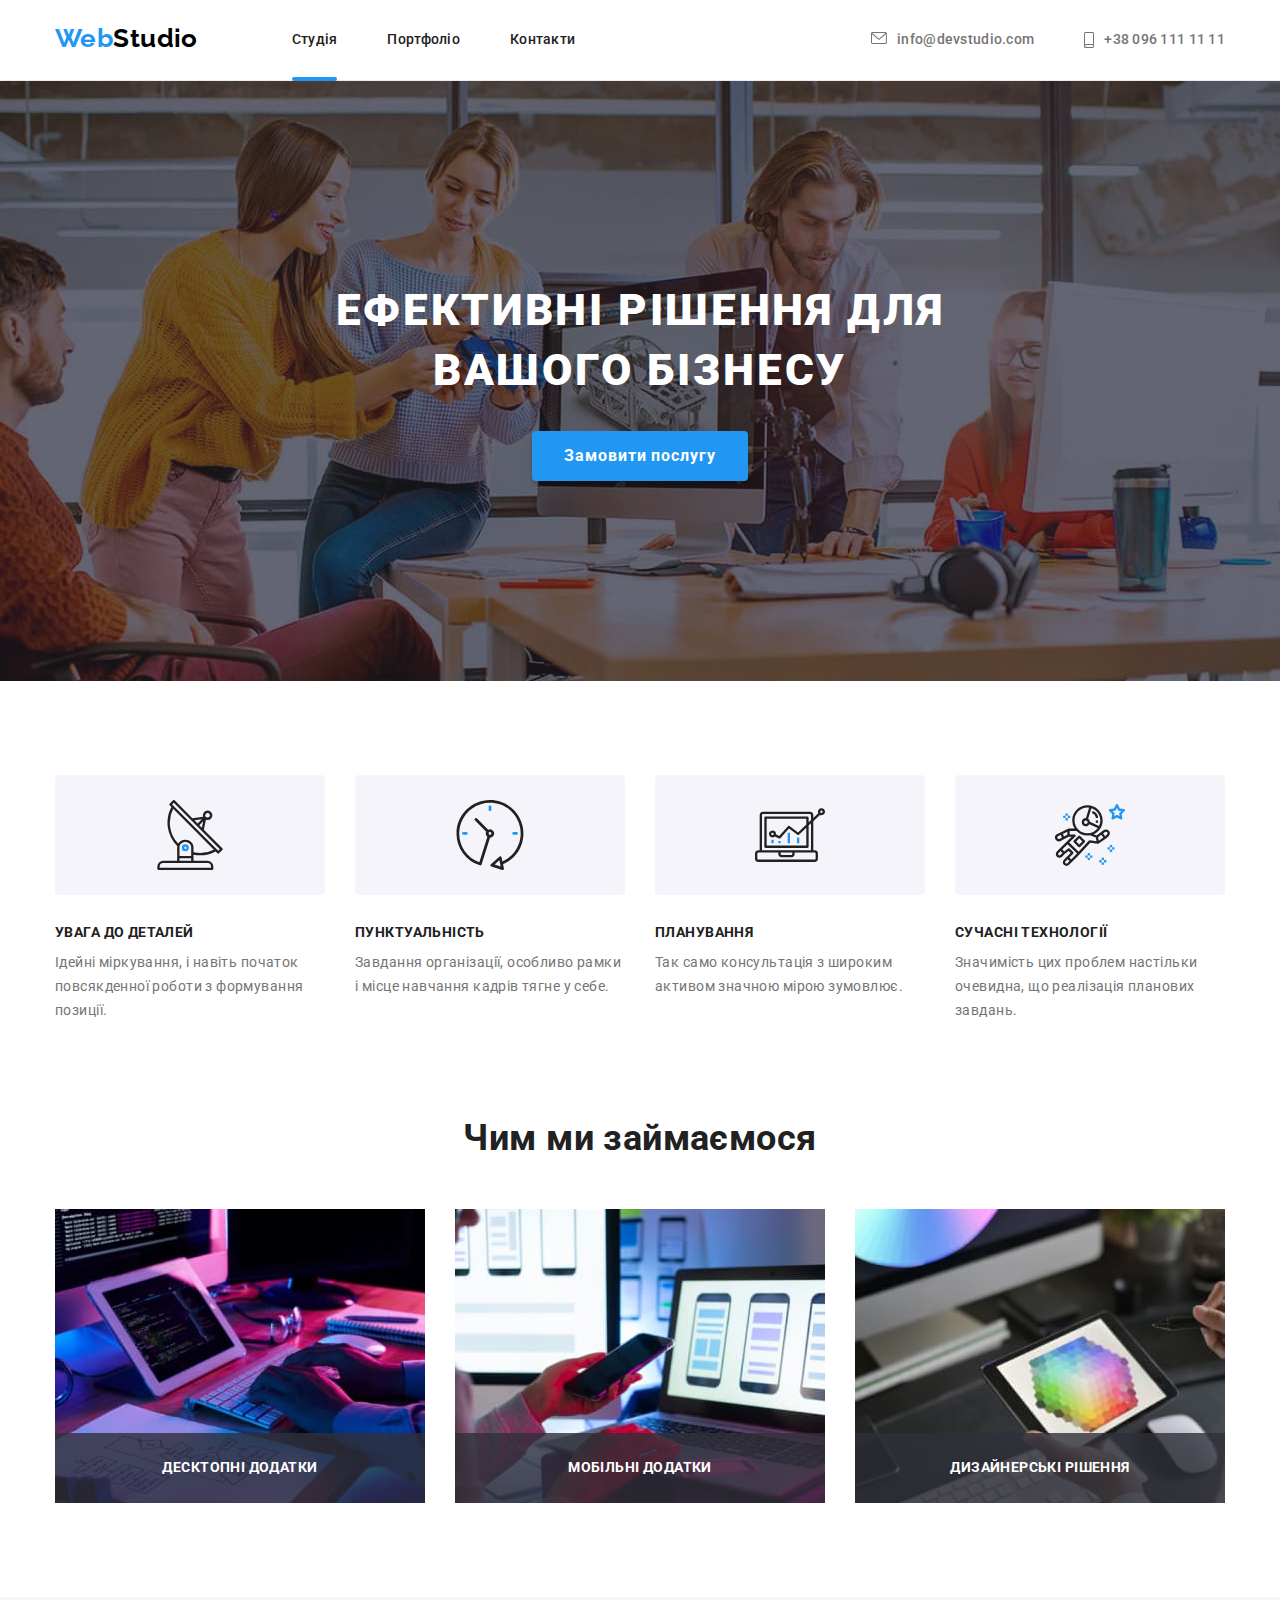
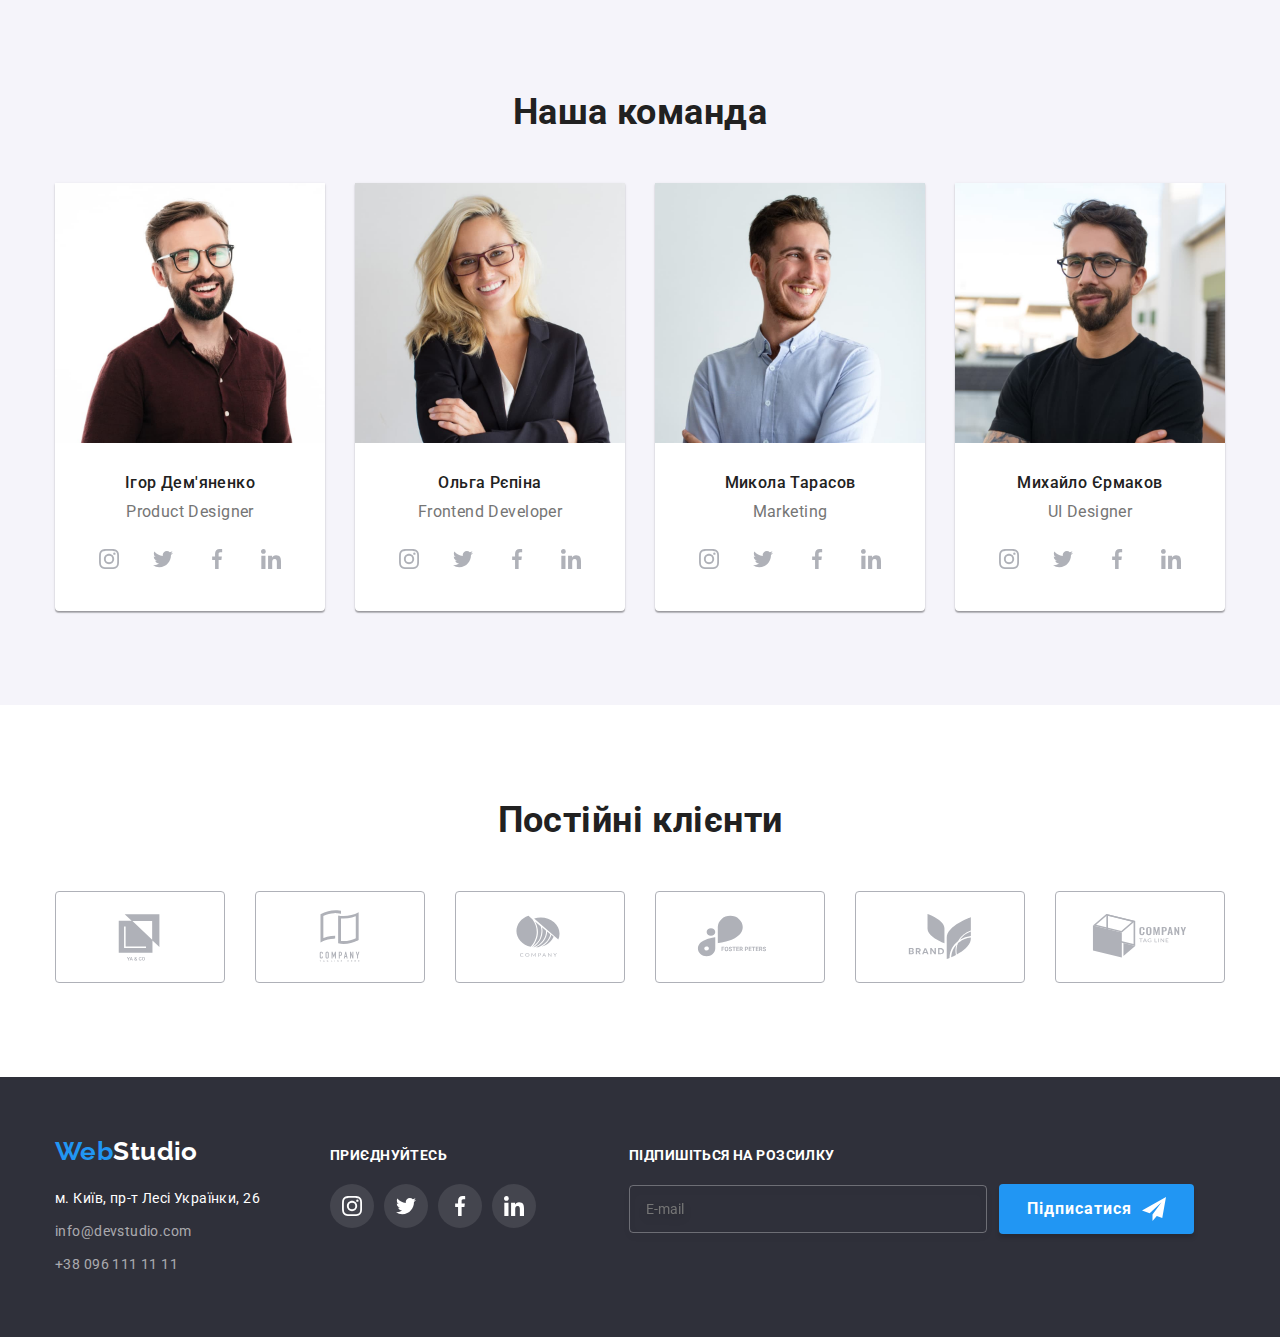
<file: index.html>
<!DOCTYPE html>
<html lang="uk">

<head>
	<meta charset="UTF-8" />
	<meta http-equiv="X-UA-Compatible" content="IE=edge" />
	<meta name="viewport" content="width=device-width, initial-scale=1.0" />
	<title>Студія</title>
	<link
		href="https://fonts.googleapis.com/css2?family=Raleway:wght@700&family=Roboto:wght@400;500;700;900&display=swap"
		rel="stylesheet" />
	<link rel="stylesheet"
		href="https://cdnjs.cloudflare.com/ajax/libs/modern-normalize/1.1.0/modern-normalize.min.css" />
	<link rel="stylesheet" href="./css/main.min.css" />
</head>

<body>
	<header class="header__section">
		<div class="conteiner header__conteiner">
			<nav class="header__nav">
				<a class="logo" href="./index.html"><span class="logo--firstchars">Web</span>Studio</a>
				<ul class="header__menu">
					<li class="header__item"><a class="link header__link current" href="./index.html">Студія</a></li>
					<li class="header__item"><a class="link header__link" href="./portfolio.html">Портфоліо</a></li>
					<li class="header__item"><a class="link header__link" href="">Контакти</a></li>
				</ul>
			</nav>
			<ul class="contacts">
				<li class="contacts__item">
					<a href="mailto:info@devstudio.com" class="link contacts__link">
						<svg class="contacts__icons" width="16" height="12">
							<use href="./images/icons.svg#mail"></use>
						</svg>
						<span>info@devstudio.com</span>
					</a>
				</li>
				<li class="contacts__item">
					<a href="tel:+380961111111" class="link contacts__link">
						<svg class="contacts__icons" width="10" height="16">
							<use href="./images/icons.svg#smartphone"></use>
						</svg>
						<span>+38 096 111 11 11</span>
					</a>
				</li>
			</ul>
		</div>
	</header>
	<main>
		<section class="hero__section">
			<div class="hero__overlay">
				<div class="conteiner">
					<h1 class="hero__title">Ефективні рішення для вашого бізнесу</h1>
					<button class="hero__button" type="button" data-modal-open>Замовити послугу</button>
				</div>
			</div>
		</section>
		<section class="section">
			<div class="conteiner">
				<h2 class="visually-hidden">Наші переваги</h2>
				<ul class="benefits">
					<li class="benefits__item">
						<div class="benefits__icons">
							<svg width="70" height="70">
								<use href="./images/icons.svg#antenna"></use>
							</svg>
						</div>
						<h3 class="benefits__headers">УВАГА ДО ДЕТАЛЕЙ</h3>
						<p class="benefits__text">Ідейні міркування, і навіть початок повсякденної роботи з формування
							позиції.</p>
					</li>
					<li class="benefits__item">
						<div class="benefits__icons">
							<svg width="70" height="70">
								<use href="./images/icons.svg#clock"></use>
							</svg>
						</div>
						<h3 class="benefits__headers">ПУНКТУАЛЬНІСТЬ</h3>
						<p class="benefits__text">Завдання організації, особливо рамки і місце навчання кадрів тягне у
							себе.
						</p>
					</li>
					<li class="benefits__item">
						<div class="benefits__icons">
							<svg width="70" height="70">
								<use href="./images/icons.svg#diagram"></use>
							</svg>
						</div>
						<h3 class="benefits__headers">ПЛАНУВАННЯ</h3>
						<p class="benefits__text">Так само консультація з широким активом значною мірою зумовлює.</p>
					</li>
					<li class="benefits__item">
						<div class="benefits__icons">
							<svg width="70" height="70">
								<use href="./images/icons.svg#astronaut"></use>
							</svg>
						</div>
						<h3 class="benefits__headers">СУЧАСНІ ТЕХНОЛОГІЇ</h3>
						<p class="benefits__text">Значимість цих проблем настільки очевидна, що реалізація планових
							завдань.
						</p>
					</li>
				</ul>
			</div>
		</section>
		<section class="section section__work">
			<div class="conteiner">
				<h2 class="section__header">Чим ми займаємося</h2>
				<ul class="work__list">
					<li class="work__item">
						<div class="work__wrapper">
							<img src="./images/img1-small.jpg" alt="Розробка ІТ-рішень" width="370" />
							<p class="work__description">
								десктопні додатки
							</p>
						</div>
					</li>

					<li class="work__item">
						<div class="work__wrapper">
							<img src="./images/img2-small.jpg" alt="Проектування інтерфейсів для додатків"
								width="370" />
							<p class="work__description">
								мобільні додатки
							</p>
						</div>
					</li>
					<li class="work__item">
						<div class="work__wrapper">
							<img src="./images/img3-small.jpg" alt="Створення дизайнерських рішень" width="370" />
							<p class="work__description">
								дизайнерські рішення
							</p>
						</div>
					</li>
				</ul>
			</div>
		</section>
		<section class="section team__section">
			<div class="conteiner">
				<h2 class="section__header">Наша команда</h2>
				<ul class="team__list">
					<li class="team__items">
						<img class="team__foto" src="./images/team1-sm.jpg" alt="Ігор Дем'яненко" width="270" />
						<h3 class="team__names">Ігор Дем'яненко</h3>
						<p class="team__roles" lang="en">Product Designer</p>
						<ul class="social__list">
							<li>
								<a class="social__links--team" href="https://www.instagram.com/" target="_blank"
									rel="noopener noreferrer" aria-label="instagram">
									<svg class="social__icons" width="20" height="20">
										<use href="./images/icons.svg#instagram"></use>
									</svg>
								</a>
							</li>
							<li>
								<a class="social__links--team" href="https://www.twitter.com/" target="_blank"
									rel="noopener noreferrer" aria-label="twitter">
									<svg class="social__icons" width="20" height="20">
										<use href="./images/icons.svg#twitter"></use>
									</svg>
								</a>
							</li>
							<li>
								<a class="social__links--team" href="https://www.facebook.com/" target="_blank"
									rel="noopener noreferrer" aria-label="facebook">
									<svg class="social__icons" width="20" height="20">
										<use href="./images/icons.svg#facebook"></use>
									</svg>
								</a>
							</li>
							<li>
								<a class="social__links--team" href="https://www.linkedin.com/" target="_blank"
									rel="noopener noreferrer" aria-label="linkedin">
									<svg class="social__icons" width="20" height="20">
										<use href="./images/icons.svg#linkedin"></use>
									</svg>
								</a>
							</li>
						</ul>
					</li>
					<li class="team__items">
						<img class="team__foto" src="./images/team2-sm.jpg" alt="Ольга Рєпіна" width="270" />
						<h3 class="team__names">Ольга Рєпіна</h3>
						<p class="team__roles" lang="en">Frontend Developer</p>
						<ul class="social__list">
							<li>
								<a class="social__links--team" href="https://www.instagram.com/" target="_blank"
									rel="noopener noreferrer" aria-label="instagram">
									<svg class="social__icons" width="20" height="20">
										<use href="./images/icons.svg#instagram"></use>
									</svg>
								</a>
							</li>
							<li>
								<a class="social__links--team" href="https://www.twitter.com/" target="_blank"
									rel="noopener noreferrer" aria-label="twitter">
									<svg class="social__icons" width="20" height="20">
										<use href="./images/icons.svg#twitter"></use>
									</svg>
								</a>
							</li>
							<li>
								<a class="social__links--team" href="https://www.facebook.com/" target="_blank"
									rel="noopener noreferrer" aria-label="facebook">
									<svg class="social__icons" width="20" height="20">
										<use href="./images/icons.svg#facebook"></use>
									</svg>
								</a>
							</li>
							<li>
								<a class="social__links--team" href="https://www.linkedin.com/" target="_blank"
									rel="noopener noreferrer" aria-label="linkedin">
									<svg class="social__icons" width="20" height="20">
										<use href="./images/icons.svg#linkedin"></use>
									</svg>
								</a>
							</li>
						</ul>
					</li>
					<li class="team__items">
						<img class="team__foto" src="./images/team3-sm.jpg" alt="Микола Тарасов" width="270" />
						<h3 class="team__names">Микола Тарасов</h3>
						<p class="team__roles" lang="en">Marketing</p>
						<ul class="social__list">
							<li>
								<a class="social__links--team" href="https://www.instagram.com/" target="_blank"
									rel="noopener noreferrer" aria-label="instagram">
									<svg class="social__icons" width="20" height="20">
										<use href="./images/icons.svg#instagram"></use>
									</svg>
								</a>
							</li>
							<li>
								<a class="social__links--team" href="https://www.twitter.com/" target="_blank"
									rel="noopener noreferrer" aria-label="twitter">
									<svg class="social__icons" width="20" height="20">
										<use href="./images/icons.svg#twitter"></use>
									</svg>
								</a>
							</li>
							<li>
								<a class="social__links--team" href="https://www.facebook.com/" target="_blank"
									rel="noopener noreferrer" aria-label="facebook">
									<svg class="social__icons" width="20" height="20">
										<use href="./images/icons.svg#facebook"></use>
									</svg>
								</a>
							</li>
							<li>
								<a class="social__links--team" href="https://www.linkedin.com/" target="_blank"
									rel="noopener noreferrer" aria-label="linkedin">
									<svg class="social__icons" width="20" height="20">
										<use href="./images/icons.svg#linkedin"></use>
									</svg>
								</a>
							</li>
						</ul>
					</li>
					<li class="team__items">
						<img class="team__foto" src="./images/team4-sm.jpg" alt="Михайло Єрмаков" width="270" />
						<h3 class="team__names">Михайло Єрмаков</h3>
						<p class="team__roles" lang="en">UI Designer</p>
						<ul class="social__list">
							<li>
								<a class="social__links--team" href="https://www.instagram.com/" target="_blank"
									rel="noopener noreferrer" aria-label="instagram">
									<svg class="social__icons" width="20" height="20">
										<use href="./images/icons.svg#instagram"></use>
									</svg>
								</a>
							</li>
							<li>
								<a class="social__links--team" href="https://www.twitter.com/" target="_blank"
									rel="noopener noreferrer" aria-label="twitter">
									<svg class="social__icons" width="20" height="20">
										<use href="./images/icons.svg#twitter"></use>
									</svg>
								</a>
							</li>
							<li>
								<a class="social__links--team" href="https://www.facebook.com/" target="_blank"
									rel="noopener noreferrer" aria-label="facebook">
									<svg class="social__icons" width="20" height="20">
										<use href="./images/icons.svg#facebook"></use>
									</svg>
								</a>
							</li>
							<li>
								<a class="social__links--team" href="https://www.linkedin.com/" target="_blank"
									rel="noopener noreferrer" aria-label="linkedin">
									<svg class="social__icons" width="20" height="20">
										<use href="./images/icons.svg#linkedin"></use>
									</svg>
								</a>
							</li>
						</ul>
					</li>
				</ul>
			</div>
		</section>
		<section class="section clients__section">
			<div class="conteiner">
				<h2 class="section__header">Постійні клієнти</h2>
				<ul class="clients__list">
					<li class="clients__item">
						<a class="clients__link" href="#" target="_blank" rel="noopener noreferrer"
							aria-label="Company Name1">
							<svg class="clients__icon" width="106" height="60">
								<use href="./images/icons.svg#logo1"></use>
							</svg>
						</a>
					</li>
					<li class="clients__item">
						<a class="clients__link" href="#" target="_blank" rel="noopener noreferrer"
							aria-label="Company Name2">
							<svg class="clients__icon" width="106" height="60">
								<use href="./images/icons.svg#logo2"></use>
							</svg>
						</a>
					</li>
					<li class="clients__item">
						<a class="clients__link" href="#" target="_blank" rel="noopener noreferrer"
							aria-label="Company Name3">
							<svg class="clients__icon" width="106" height="60">
								<use href="./images/icons.svg#logo3"></use>
							</svg>
						</a>
					</li>
					<li class="clients__item">
						<a class="clients__link" href="#" target="_blank" rel="noopener noreferrer"
							aria-label="Company Name4">
							<svg class="clients__icon" width="106" height="60">
								<use href="./images/icons.svg#logo4"></use>
							</svg>
						</a>
					</li>
					<li class="clients__item">
						<a class="clients__link" href="#" target="_blank" rel="noopener noreferrer"
							aria-label="Company Name5">
							<svg class="clients__icon" width="106" height="60">
								<use href="./images/icons.svg#logo5"></use>
							</svg>
						</a>
					</li>
					<li class="clients__item">
						<a class="clients__link" href="#" target="_blank" rel="noopener noreferrer"
							aria-label="Company Name6">
							<svg class="clients__icon" width="106" height="60">
								<use href="./images/icons.svg#logo6"></use>
							</svg>
						</a>
					</li>
				</ul>
			</div>
		</section>
	</main>
	<footer class="footer-section">
		<div class="conteiner">
			<div class="footer-container">
				<div class="footer-address">
					<a href="./index.html" class="logo footer-logo"><span class="logo--firstchars">Web</span>Studio</a>
					<address>
						<ul class="footer-nav list">
							<li class="address-item">
								<a href="https://goo.gl/maps/99b2hMeerR9oDbkF6" class="adress link" target="_blank"
									rel="noopener noreferrer">
									м. Київ, пр-т Лесі Українки, 26
								</a>
							</li>
							<li class="address-item"><a href="mailto:info@devstudio.com"
									class="footer-cont link">info@devstudio.com</a></li>
							<li class="address-item"><a href="tel:+380961111111" class="footer-cont link">+38 096 111 11
									11</a>
							</li>
						</ul>
					</address>
				</div>
				<div class="footer-social">
					<p class="footer-social-title">
						Приєднуйтесь
					</p>
					<ul class="social__list">
						<li>
							<a class="social__links--footer" href="https://www.instagram.com/" target="_blank"
								rel="noopener noreferrer" aria-label="instagram">
								<svg class="social__icons" width="20" height="20">
									<use href="./images/icons.svg#instagram"></use>
								</svg>
							</a>
						</li>
						<li>
							<a class="social__links--footer" href="https://www.twitter.com/" target="_blank"
								rel="noopener noreferrer" aria-label="twitter">
								<svg class="social__icons" width="20" height="20">
									<use href="./images/icons.svg#twitter"></use>
								</svg>
							</a>
						</li>
						<li>
							<a class="social__links--footer" href="https://www.facebook.com/" target="_blank"
								rel="noopener noreferrer" aria-label="facebook">
								<svg class="social__icons" width="20" height="20">
									<use href="./images/icons.svg#facebook"></use>
								</svg>
							</a>
						</li>
						<li>
							<a class="social__links--footer" href="https://www.linkedin.com/" target="_blank"
								rel="noopener noreferrer" aria-label="linkedin">
								<svg class="social__icons" width="20" height="20">
									<use href="./images/icons.svg#linkedin"></use>
								</svg>
							</a>
						</li>
					</ul>
				</div>
				<div class="footer-mail">
					<p class="mail-text">
						Підпишіться на розсилку
					</p>
					<form class="mail-wrapper">
						<input class="footer-input" type="email" name="footer-mail" id="mail-input"
							placeholder="E-mail">
						<button class="footer__button" type="submit">
							Підписатися
							<svg class="mail-icon" width="24" height="24">
								<use href="./images/icons.svg#icon-send"></use>
							</svg>
						</button>
					</form>
				</div>
			</div>
		</div>
	</footer>
	<div class="backdrop is-hidden" data-modal>
		<div class="modal">
			<a href="" class="modal__close-button" aria-label="Кнопка Закрити" data-modal-close>
				<svg class="modal__close-icon" width="11px" height="11px">
					<use href="./images/icons.svg#close"></use>
				</svg>
			</a>
			<p class="call-form__header">
				Залиште свої дані, ми вам передзвонимо
			</p>

			<form class="call-form">
				<div class="call-form__wrap">
					<label class="call-form__label" for="input-name">Ім'я</label>
					<input class="call-form__input" type="text" id="input-name" name="name">
					<svg class="call-form__icon" width="18" height="18">
						<use href="./images/icons.svg#icon-m-user"></use>
					</svg>
				</div>
				<div class="call-form__wrap">
					<label class="call-form__label" for="input-phone">Телефон</label>
					<input class="call-form__input" type="tel" id="input-phone" name="phone">
					<svg class="call-form__icon" width="18" height="18">
						<use href="./images/icons.svg#icon-m-phone"></use>
					</svg>
				</div>
				<div class="call-form__wrap">
					<label class="call-form__label" for="input-mail">Пошта</label>
					<input class="call-form__input" type="email" id="input-mail" name="mail">
					<svg class="call-form__icon" width="18" height="18">
						<use href="./images/icons.svg#icon-m-mail"></use>
					</svg>
				</div>
				<label class="call-form__label" for="text-comment">Коментар</label>
				<textarea class="call-form__textarea" id="text-comment" name="comment"
					placeholder="Введіть текст"></textarea>
				<div class="call-form__wrapper">
					<label for="modal-check" class="call-form__check-label">
						<input class="call-form__base-checkbox visually-hidden" type="checkbox" name="modal-check"
							id="modal-check">
						<span class="call-form__checkbox">
							<svg class="call-form__checkbox-icon" width="11" height="8">
								<use href="./images/icons.svg#icon-m-check"></use>
							</svg>
						</span>
						<span class="call-form__text">Погоджуюся з розсилкою та приймаю</span>
					</label>
					<a href="#" class="call-form__link">Умови договору</a>
				</div>
				<div class="call-form__button-wrapper">
					<button class="call-form__button" type="submit">Відправити</button>
				</div>
			</form>
		</div>
	</div>
	<script src="./js/modal.js"></script>
</body>

</html>
</file>
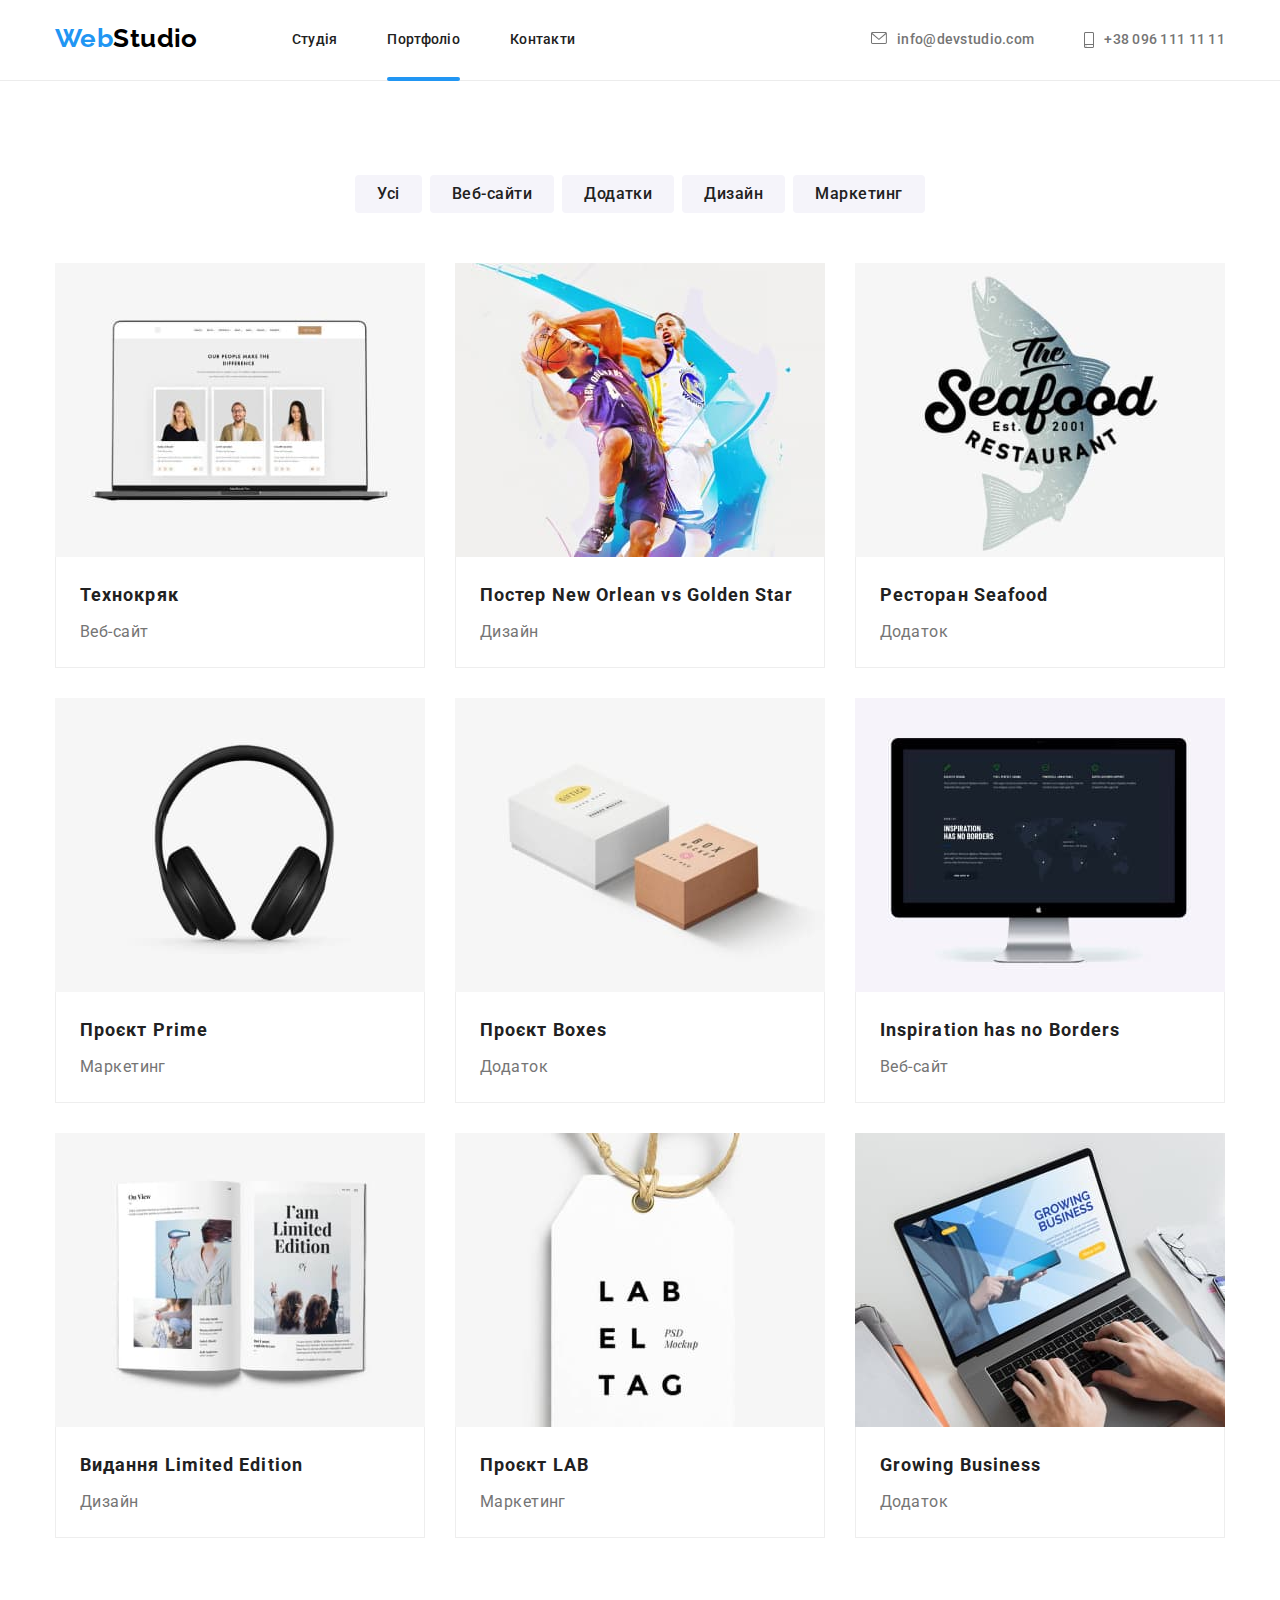
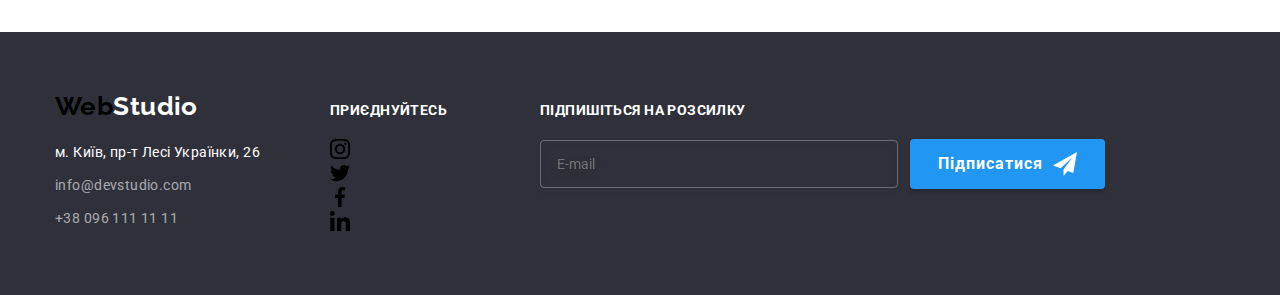
<file: portfolio.html>
<!DOCTYPE html>
<html lang="uk">

<head>
	<meta charset="UTF-8" />
	<meta http-equiv="X-UA-Compatible" content="IE=edge" />
	<meta name="viewport" content="width=device-width, initial-scale=1.0" />
	<title>Портфоліо</title>
	<link
		href="https://fonts.googleapis.com/css2?family=Raleway:wght@700&family=Roboto:wght@400;500;700;900&display=swap"
		rel="stylesheet" />
	<link rel="stylesheet"
		href="https://cdnjs.cloudflare.com/ajax/libs/modern-normalize/1.1.0/modern-normalize.min.css" />
	<!-- <link rel="stylesheet" href="./css/style.css" /> -->
	<link rel="stylesheet" href="./css/main.min.css" />
</head>

<body>
	<header class="header__section">
		<div class="conteiner header__conteiner">
			<nav class="header__nav">
				<a class="logo" href="./index.html"><span class="logo--firstchars">Web</span>Studio</a>
				<ul class="header__menu">
					<li class="header__item"><a class="link header__link" href="./index.html">Студія</a></li>
					<li class="header__item"><a class="link header__link current" href="./portfolio.html">Портфоліо</a>
					</li>
					<li class="header__item"><a class="link header__link" href="">Контакти</a></li>
				</ul>
			</nav>
			<ul class="contacts">
				<li class="contacts__item">
					<a href="mailto:info@devstudio.com" class="link contacts__link">
						<svg class="contacts__icons" width="16" height="12">
							<use href="./images/icons.svg#mail"></use>
						</svg>
						<span>info@devstudio.com</span>
					</a>
				</li>
				<li class="contacts__item">
					<a href="tel:+380961111111" class="link contacts__link">
						<svg class="contacts__icons" width="10" height="16">
							<use href="./images/icons.svg#smartphone"></use>
						</svg>
						<span>+38 096 111 11 11</span>
					</a>
				</li>
			</ul>
		</div>
	</header>
	<main>
		<section class="section projects__section">
			<div class="conteiner">
				<h1 class="visually-hidden">Наші проєкти</h1>
				<ul class="projects__filter">
					<li><button class="projects__button" type="button">Усі</button></li>
					<li><button class="projects__button" type="button">Веб-сайти</button></li>
					<li><button class="projects__button" type="button">Додатки</button></li>
					<li><button class="projects__button" type="button">Дизайн</button></li>
					<li><button class="projects__button" type="button">Маркетинг</button></li>
				</ul>
				<ul class="projects__list">
					<Li class="projects__item">
						<a href="" class="link">
							<div class="projects__wrapper">
								<img src="./images/project1-s.jpg" alt="Технокряк" width="370">
								<p class="projects__description">
									Ресурс пропонує комплексні пропозиції з різним рівнем функціоналу та сервісів. Все
									це дозволить відвідувачу отримати
									вичерпні відомості про компанію чи приватну особу.
								</p>
							</div>
							<div class="projects__name">
								<h2 class="projects__header link">Технокряк</h2>
								<p class="projects__desc">
									Веб-сайт
								</p>
							</div>
						</a>
					</Li>
					<Li class="projects__item">
						<a href="" class="link">
							<div class="projects__wrapper">
								<img src="./images/project2-s.jpg" alt="Постер New Orlean vs Golden Star" width="370">
								<p class="projects__description">
									Ресурс пропонує комплексні пропозиції з різним рівнем функціоналу та сервісів. Все
									це дозволить відвідувачу отримати
									вичерпні відомості про компанію чи приватну особу.
								</p>
							</div>
							<div class="projects__name">
								<h2 class="projects__header link" lang="en-UA">Постер New Orlean vs Golden Star</h2>
								<p class="projects__desc">
									Дизайн
								</p>
							</div>
						</a>
					</Li>
					<Li class="projects__item">
						<a href="" class="link">
							<div class="projects__wrapper">
								<img src="./images/project3-s.jpg" alt="Ресторан Seafood" width="370">
								<p class="projects__description">
									Ресурс пропонує комплексні пропозиції з різним рівнем функціоналу та сервісів. Все
									це дозволить відвідувачу отримати
									вичерпні відомості про компанію чи приватну особу.
								</p>
							</div>

							<div class="projects__name">
								<h2 class="projects__header link" lang="en-UA">Ресторан Seafood</h2>
								<p class="projects__desc">
									Додаток
								</p>
							</div>
						</a>
					</Li>
					<Li class="projects__item">
						<a href="" class="link">
							<div class="projects__wrapper">
								<img src="./images/project4-s.jpg" alt="Проєкт Prime" width="370">
								<p class="projects__description">
									Ресурс пропонує комплексні пропозиції з різним рівнем функціоналу та сервісів. Все
									це дозволить відвідувачу отримати
									вичерпні відомості про компанію чи приватну особу.
								</p>
							</div>

							<div class="projects__name">
								<h2 class="projects__header link" lang="en-UA">Проєкт Prime</h2>
								<p class="projects__desc">
									Маркетинг
								</p>
							</div>
						</a>
					</Li>
					<Li class="projects__item">
						<a href="" class="link">
							<div class="projects__wrapper">
								<img src="./images/project5-s.jpg" alt="Проєкт Boxes" width="370">
								<p class="projects__description">
									Ресурс пропонує комплексні пропозиції з різним рівнем функціоналу та сервісів. Все
									це дозволить відвідувачу отримати
									вичерпні відомості про компанію чи приватну особу.
								</p>
							</div>

							<div class="projects__name">
								<h2 class="projects__header link" lang="en-UA">Проєкт Boxes</h2>
								<p class="projects__desc">
									Додаток
								</p>
							</div>
						</a>
					</Li>
					<Li class="projects__item">
						<a href="" class="link">
							<div class="projects__wrapper">
								<img src="./images/project6-s.jpg" alt="Inspiration has no Borders" width="370">
								<p class="projects__description">
									Ресурс пропонує комплексні пропозиції з різним рівнем функціоналу та сервісів. Все
									це дозволить відвідувачу отримати
									вичерпні відомості про компанію чи приватну особу.
								</p>
							</div>

							<div class="projects__name">
								<h2 class="projects__header link" lang="en">Inspiration has no Borders</h2>
								<p class="projects__desc">
									Веб-сайт
								</p>
							</div>
						</a>
					</Li>
					<Li class="projects__item">
						<a href="" class="link">
							<div class="projects__wrapper">
								<img src="./images/project7-s.jpg" alt="Видання Limited Edition" width="370">
								<p class="projects__description">
									Ресурс пропонує комплексні пропозиції з різним рівнем функціоналу та сервісів. Все
									це дозволить відвідувачу отримати
									вичерпні відомості про компанію чи приватну особу.
								</p>
							</div>

							<div class="projects__name">
								<h2 class="projects__header link" lang="en-UA">Видання Limited Edition</h2>
								<p class="projects__desc">
									Дизайн
								</p>
							</div>
						</a>
					</Li>
					<Li class="projects__item">
						<a href="" class="link">
							<div class="projects__wrapper">
								<img src="./images/project8-s.jpg" alt="Проєкт LAB" width="370">
								<p class="projects__description">
									Ресурс пропонує комплексні пропозиції з різним рівнем функціоналу та сервісів. Все
									це дозволить відвідувачу отримати
									вичерпні відомості про компанію чи приватну особу.
								</p>
							</div>

							<div class="projects__name">
								<h2 class="projects__header link" lang="en-UA">Проєкт LAB</h2>
								<p class="projects__desc">
									Маркетинг
								</p>
							</div>
						</a>
					</Li>
					<Li class="projects__item">
						<a href="" class="link">
							<div class="projects__wrapper">
								<img src="./images/project9-s.jpg" alt="Growing Business" width="370">
								<p class="projects__description">
									Ресурс пропонує комплексні пропозиції з різним рівнем функціоналу та сервісів. Все
									це дозволить відвідувачу отримати
									вичерпні відомості про компанію чи приватну особу.
								</p>
							</div>

							<div class="projects__name">
								<h2 class="projects__header link" lang="en">Growing Business</h2>
								<p class="projects__desc">
									Додаток
								</p>
							</div>
						</a>
					</Li>
				</ul>
			</div>
		</section>

	</main>
	<footer class="footer-section">
		<div class="conteiner">
			<div class="footer-container">
				<div class="footer-address">
					<a href="./index.html" class="logo footer-logo"><span class="logo firstchars">Web</span>Studio</a>
					<address>
						<ul class="footer-nav list">
							<li class="address-item">
								<a href="https://goo.gl/maps/99b2hMeerR9oDbkF6" class="adress link" target="_blank"
									rel="noopener noreferrer">
									м. Київ, пр-т Лесі Українки, 26
								</a>
							</li>
							<li class="address-item"><a href="mailto:info@devstudio.com"
									class="footer-cont link">info@devstudio.com</a></li>
							<li class="address-item"><a href="tel:+380961111111" class="footer-cont link">+38 096 111 11
									11</a>
							</li>
						</ul>
					</address>
				</div>
				<div class="footer-social">
					<p class="footer-social-title">
						Приєднуйтесь
					</p>
					<ul class="team-social-list">
						<li>
							<a class="footer-social-link" href="https://www.instagram.com/" target="_blank"
								rel="noopener noreferrer" aria-label="instagram">
								<svg class="social-icons" width="20" height="20">
									<use href="./images/icons.svg#instagram"></use>
								</svg>
							</a>
						</li>
						<li>
							<a class="footer-social-link" href="https://www.twitter.com/" target="_blank"
								rel="noopener noreferrer" aria-label="twitter">
								<svg class="social-icons" width="20" height="20">
									<use href="./images/icons.svg#twitter"></use>
								</svg>
							</a>
						</li>
						<li>
							<a class="footer-social-link" href="https://www.facebook.com/" target="_blank"
								rel="noopener noreferrer" aria-label="facebook">
								<svg class="social-icons" width="20" height="20">
									<use href="./images/icons.svg#facebook"></use>
								</svg>
							</a>
						</li>
						<li>
							<a class="footer-social-link" href="https://www.linkedin.com/" target="_blank"
								rel="noopener noreferrer" aria-label="linkedin">
								<svg class="social-icons" width="20" height="20">
									<use href="./images/icons.svg#linkedin"></use>
								</svg>
							</a>
						</li>
					</ul>
				</div>
				<div class="footer-mail">
					<p class="mail-text">
						Підпишіться на розсилку
					</p>
					<form class="mail-wrapper">
						<input class="footer-input" type="email" name="footer-mail" id="mail-input"
							placeholder="E-mail">
						<button class="footer__button" type="submit">
							Підписатися
							<svg class="mail-icon" width="24" height="24">
								<use href="./images/icons.svg#icon-send"></use>
							</svg>
						</button>
					</form>
				</div>
			</div>
		</div>
	</footer>
	<div class="backdrop is-hidden" data-modal>
		<div class="modal">
			<a href="" class="close-button" aria-label="Кнопка Закрити" data-modal-close>
				<svg class="close-icon" width="11px" height="11px">
					<use href="./images/icons.svg#close"></use>
				</svg>
			</a>
			<p class="call-form-header">
				Залиште свої дані, ми вам передзвонимо
			</p>

			<form class="call-form">
				<div class="input-wrap">
					<label class="input-label" for="input-name">Ім'я</label>
					<input class="modal-input" type="text" id="input-name" name="name">
					<svg class="modal-icon" width="18" height="18">
						<use href="./images/icons.svg#icon-m-user"></use>
					</svg>
				</div>
				<div class="input-wrap">
					<label class="input-label" for="input-phone">Телефон</label>
					<input class="modal-input" type="tel" id="input-phone" name="phone">
					<svg class="modal-icon" width="18" height="18">
						<use href="./images/icons.svg#icon-m-phone"></use>
					</svg>
				</div>
				<div class="input-wrap">
					<label class="input-label" for="input-mail">Пошта</label>
					<input class="modal-input" type="email" id="input-mail" name="mail">
					<svg class="modal-icon" width="18" height="18">
						<use href="./images/icons.svg#icon-m-mail"></use>
					</svg>
				</div>
				<label class="input-label" for="text-comment">Коментар</label>
				<textarea class="modal-textarea" id="text-comment" name="comment"
					placeholder="Введіть текст"></textarea>
				<div class="check-wrapper">
					<label for="modal-check" class="check-label">
						<input class="base-checkbox visually-hidden" type="checkbox" name="modal-check"
							id="modal-check">
						<span class="new-checkbox">
							<svg class="checkbox-icon" width="11" height="8">
								<use href="./images/icons.svg#icon-m-check"></use>
							</svg>
						</span>
						<span class="text-agree">Погоджуюся з розсилкою та приймаю</span>
					</label>
					<a href="#" class="link-to-agreement">Умови договору</a>
				</div>
				<div class="button-wrapper">
					<button class="modal-button" type="submit">Відправити</button>
				</div>
			</form>
		</div>
	</div>
</body>

</html>
</file>
<file: css/main.min.css>
:root{--primary-text-color: #757575;--headers-text-color: #212121;--accent-color: #2196f3;--primary-white-color: #ffffff;--back-color: #2f303a;--icon-color: #afb1b8;--animation: cubic-bezier(0.4, 0, 0.2, 1)}h1,h2,h3,h4,h5,h6,p{margin:0}ul{margin:0;padding:0;list-style:none}img{display:block;max-width:100;height:auto}body{background-color:var(--primary-white-color);color:var(--headers-text-color);font-family:Roboto,sans-serif;font-weight:400;font-size:14px;line-height:1.14;letter-spacing:.03em}.visually-hidden{position:absolute;white-space:nowrap;width:1px;height:1px;overflow:hidden;border:0;padding:0;clip:rect(0 0 0 0);-webkit-clip-path:inset(50%);clip-path:inset(50%);margin:-1px}.link{text-decoration:none;transition:color 250ms var(--animation)}.link:hover,.link:focus{color:var(--accent-color)}.conteiner{max-width:1200px;padding-left:15px;padding-right:15px;margin-left:auto;margin-right:auto}.section{padding-top:94px;padding-bottom:94px}.section__header{text-align:center;font-size:36px;font-weight:700;line-height:1.17;margin-bottom:50px}.buttons,.projects__button,.call-form__button,.footer__button,.hero__button{display:flex;font-family:inherit;font-size:16px;text-align:center;cursor:pointer;border-radius:4px;border:none}.buttons--individ,.call-form__button,.footer__button,.hero__button{color:var(--primary-white-color);background-color:var(--accent-color);box-shadow:0px 4px 4px rgba(0,0,0,.15);font-weight:700;letter-spacing:.06em;line-height:1.88}.hero__button{margin-right:auto;margin-left:auto;margin-top:30px;padding:10px 32px}.footer__button{align-items:center;padding:10px 28px;margin-left:12px}.call-form__button{padding:10px 52px;margin-top:30px}.call-form__button:hover,.call-form__button:focus{background-color:#188ce8}.projects__button{background-color:#f5f4fa;color:var(--headers-text-color);font-weight:500;letter-spacing:.03em;line-height:1.6;padding:6px 22px;transition:color 250ms var(--animation),background-color 250ms cubic-bezier(0.4, 0, 0.2, 1),box-shadow 250ms var(--animation)}.projects__button:hover,.projects__button:focus{background-color:var(--accent-color);color:var(--primary-white-color);box-shadow:0px 3px 1px rgba(0,0,0,.1),0px 1px 2px rgba(0,0,0,.08),0px 2px 2px rgba(0,0,0,.12)}.social__list{display:flex;justify-content:center;gap:10px}.social__links,.social__links--footer,.social__links--team{display:inline-flex;align-items:center;justify-content:center;width:44px;height:44px;border-radius:50%;transition:color 250ms var(--animation),background-color 250ms var(--animation)}.social__links:hover,.social__links--footer:hover,.social__links--team:hover,.social__links:focus,.social__links--footer:focus,.social__links--team:focus{color:var(--primary-white-color);background-color:var(--accent-color)}.social__links--team{color:var(--icon-color)}.social__icons{fill:currentColor;transition:fill 250ms var(--animation)}.social__links--footer{background-color:rgba(255,255,255,.1);color:var(--primary-white-color)}.call-form{display:flex;flex-direction:column}.call-form__header{font-size:20px;font-weight:700;text-align:center;margin-bottom:12px}.call-form__textarea{resize:none;height:120px;margin-bottom:20px;padding:12px 16px;border-radius:4px;border:1px solid rgba(33,33,33,.2);outline:rgba(0,0,0,0);transition:border-color 250ms var(--animation)}.call-form__textarea:hover,.call-form__textarea:focus{border-color:var(--accent-color);cursor:pointer}.call-form__textarea::-moz-placeholder{color:rgba(117,117,117,.5);font-size:12px;letter-spacing:.01em}.call-form__textarea:-ms-input-placeholder{color:rgba(117,117,117,.5);font-size:12px;letter-spacing:.01em}.call-form__textarea::placeholder{color:rgba(117,117,117,.5);font-size:12px;letter-spacing:.01em}.call-form__input{height:40px;border-radius:4px;border:1px solid rgba(33,33,33,.2);outline:rgba(0,0,0,0);padding:11px 12px 11px 39px;transition:border-color 250ms var(--animation)}.call-form__input:hover,.call-form__input:focus{border-color:var(--accent-color);cursor:pointer}.call-form__input:hover+.call-form__icon,.call-form__input:focus+.call-form__icon{fill:var(--accent-color)}.call-form__label{margin-bottom:4px;font-size:12px;line-height:1.17;letter-spacing:.01em;color:var(--primary-text-color)}.call-form__wrap{position:relative;display:flex;flex-direction:column;margin-bottom:10px}.call-form__icon{fill:var(--headers-text-color);position:absolute;top:50%;left:12px;pointer-events:none;transition:fill 250ms var(--animation)}.call-form__wrapper,.call-form__check-label{display:flex;align-items:center}.call-form__checkbox{display:inline-flex;justify-content:center;align-items:center;width:16px;height:15px;border:2px solid var(--headers-text-color);border-radius:2px;margin-left:12px;margin-right:7px}.call-form__base-checkbox:checked+.call-form__checkbox{background-color:var(--accent-color);border:rgba(0,0,0,0)}.call-form__checkbox-icon{fill:var(--primary-white-color)}.call-form__button-wrapper{display:flex;justify-content:center}.call-form__text{display:inline-flex;letter-spacing:.03em;color:var(--primary-text-color);margin-top:2px;margin-right:3px}.call-form__link{color:var(--accent-color);text-decoration:none;letter-spacing:.03em;border-bottom:1px solid var(--accent-color);margin-top:3px}.header__section{padding-top:24px;margin-bottom:0;border-bottom:1px solid #ececec}.header__conteiner{display:flex;align-items:center}.header__nav{display:flex}.logo{color:#000;font-family:Raleway,sans-serif;font-size:26px;font-weight:700;text-decoration:none}.logo--firstchars{color:var(--accent-color)}.header__menu{display:flex;margin-left:94px}.header__item{display:block}.header__item:not(:last-child){margin-right:50px}.header__link{display:block;position:relative;padding-bottom:28px;color:var(--headers-text-color);font-weight:500;letter-spacing:.02em;padding-top:8px;padding-bottom:32px}.current::after{content:"";display:block;position:absolute;bottom:-1px;width:100%;height:4px;border-radius:2px;background-color:var(--accent-color)}.contacts{display:flex;margin-left:auto}.contacts__link{color:var(--primary-text-color);font-weight:500;letter-spacing:.02em;padding-top:8px;padding-bottom:32px;display:flex}.contacts__icons{display:block;fill:currentColor;margin-right:10px}.contacts__item:not(:last-child){margin-right:50px}.hero__overlay{max-width:1600px;height:600px;background-image:linear-gradient(to right, rgba(47, 48, 58, 0.4), rgba(47, 48, 58, 0.4)),url(../images/Overlay.jpg);background-position:center;background-repeat:no-repeat;background-color:var(--back-color);padding-top:200px;padding-bottom:200px;margin-right:auto;margin-left:auto}.hero__title{max-width:696px;color:var(--primary-white-color);font-size:44px;font-weight:900;line-height:1.36;letter-spacing:.06em;text-transform:uppercase;text-align:center;margin-right:auto;margin-left:auto}.benefits{display:flex}.benefits__item{max-width:270px}.benefits__item:not(:last-child){margin-right:30px}.benefits__icons{display:flex;width:270px;height:120px;background-color:#f5f4fa;justify-content:center;align-items:center;margin-bottom:30px;border-radius:4px}.benefits__headers{font-size:14px;font-weight:700}.benefits__text{display:block;margin-top:10px;color:var(--primary-text-color);font-weight:400;line-height:1.71}.section__work{padding-top:0}.work__list{display:flex}.work__item:not(:last-child){margin-right:30px}.work__wrapper{position:relative}.work__description{display:flex;align-items:center;justify-content:center;position:absolute;right:0;bottom:0;width:370px;height:70px;background-color:rgba(47,48,58,.8);color:var(--primary-white-color);font-weight:700;letter-spacing:.03em;text-transform:uppercase}.team__section{background-color:#f5f4fa}.team__list{display:flex}.team__items{padding-bottom:30px;background-color:var(--primary-white-color);box-shadow:0px 1px 3px rgba(0,0,0,.12),0px 1px 1px rgba(0,0,0,.14),0px 2px 1px rgba(0,0,0,.2);border-radius:0px 0px 4px 4px}.team__items:not(:last-child){margin-right:30px}.team__foto{margin-bottom:30px}.team__names{display:block;margin-bottom:10px;text-align:center;font-size:16px;font-weight:500;line-height:1.19}.team__roles{display:block;color:var(--primary-text-color);text-align:center;font-size:16px;line-height:1.19;margin-bottom:16px}.clients__list{display:flex;gap:30px;justify-content:center}.clients__link{display:flex;align-items:center;justify-content:center;width:170px;height:92px;color:var(--icon-color);border:1px solid var(--icon-color);border-radius:4px;transition:color 250ms var(--animation),border-color 250ms cubic-bezier(0.4, 0, 0.2, 1)}.clients__link:hover,.clients__link:focus{color:var(--accent-color);border-color:var(--accent-color)}.clients__icon{fill:currentColor;transition:fill 250ms var(--animation)}.footer-section{background-color:var(--back-color);padding-top:60px;padding-bottom:60px;margin-bottom:0}.footer-container{display:flex;align-items:baseline}.footer-address{margin-right:70px}.footer-nav{font-style:normal;line-height:1.71}.adress.link{color:var(--primary-white-color)}.footer-logo{display:block;color:var(--primary-white-color);margin-bottom:20px}.address-item:not(:last-child){margin-bottom:9px}.footer-cont.link{color:rgba(255,255,255,.6)}.footer-social-title{color:var(--primary-white-color);font-weight:700;text-transform:uppercase;margin-bottom:20px}.footer-mail{margin-left:93px}.mail-wrapper{display:flex;align-items:center;justify-content:center}.mail-text{color:var(--primary-white-color);font-weight:700;letter-spacing:.03em;text-transform:uppercase;margin-bottom:20px}.footer-input{color:var(--primary-white-color);background-color:rgba(0,0,0,0);width:358px;padding:15px 16px;border:1px solid rgba(255,255,255,.3);filter:drop-shadow(0px 4px 4px rgba(0, 0, 0, 0.15));border-radius:4px}.mail-icon{fill:var(--primary-white-color);margin-left:10px}.projects__desc{color:var(--primary-text-color);font-size:16px;line-height:1.88}.projects__filter{display:flex;gap:8px;justify-content:center;margin-bottom:50px}.projects__list{display:flex;flex-wrap:wrap;gap:30px}.projects__name{border-bottom:1px solid #eee;border-left:1px solid #eee;border-right:1px solid #eee;padding:20px 24px}.projects__header{color:var(--headers-text-color);font-size:18px;font-weight:700;line-height:2;letter-spacing:.06em;margin-bottom:4px}.projects__description{position:absolute;top:0;left:0;width:100%;height:100%;padding:63px 24px;background-color:rgba(33,150,243,.9);color:var(--primary-white-color);font-size:18px;line-height:1.56em;letter-spacing:.03m;transform:translateY(100%);transition:transform 250ms ease}.projects__wrapper{position:relative;overflow:hidden}.projects__item{transition:box-shadow 250ms var(--animation)}.projects__item:hover{box-shadow:0px 1px 1px rgba(0,0,0,.12),0px 4px 4px rgba(0,0,0,.06),1px 4px 6px rgba(0,0,0,.16)}.projects__item:hover .projects__description{transform:translateY(0)}.backdrop{position:fixed;left:0;top:0;bottom:0;right:0;background-color:rgba(0,0,0,.2);opacity:1;visibility:visible;transition:opacity 500ms var(--animation),visibility 500ms var(--animation)}.backdrop.is-hidden{opacity:0;visibility:hidden;pointer-events:none}.modal{position:absolute;top:50%;left:50%;transform:translate(-50%, -50%) scale(1);width:528px;height:581px;padding:40px;background-color:var(--primary-white-color);transition:transform 500ms var(--animation)}.backdrop.is-hidden .modal{transform:translate(-50%, -50%) scale(0.6)}.modal__close-button{position:absolute;top:8px;right:8px;display:flex;align-items:center;justify-content:center;width:30px;height:30px;border-radius:50%;border:1px solid rgba(0,0,0,.1);color:#000;cursor:pointer}.modal__close-button:hover,.modal__close-button:focus{color:var(--accent-color)}.modal__close-icon{fill:currentColor}/*# sourceMappingURL=main.min.css.map */
</file>
